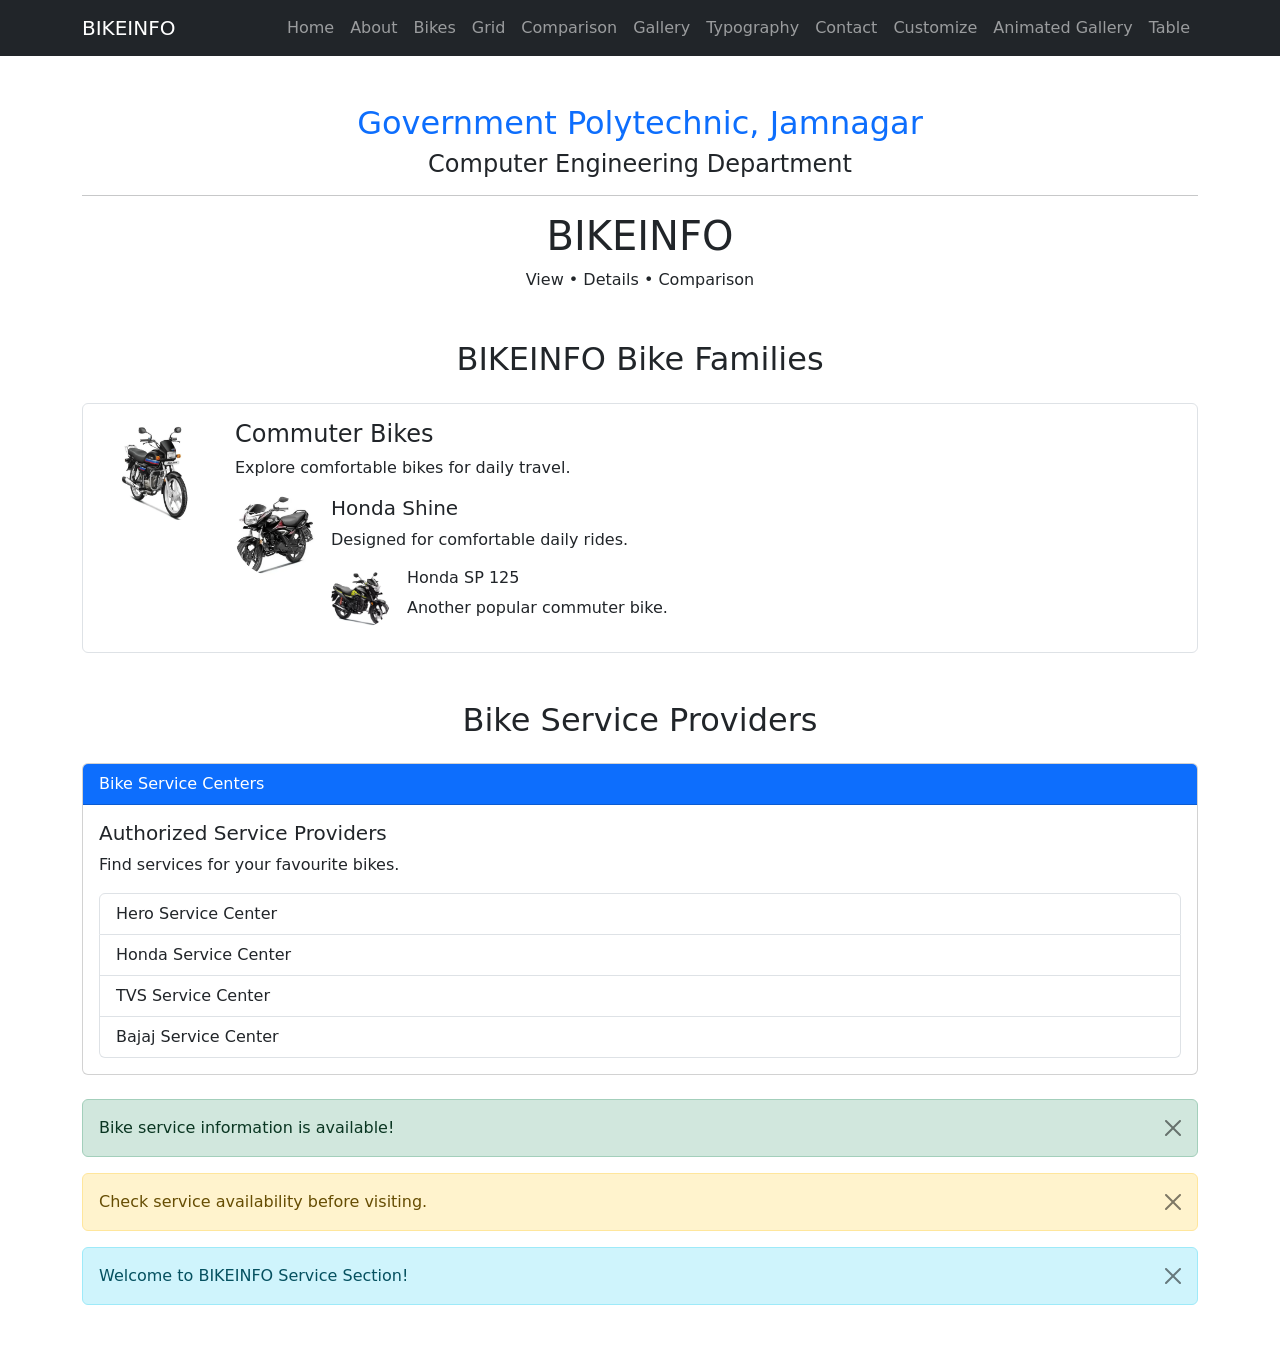
<file: about.html>
<!DOCTYPE html>
<html lang="en">
<head>
    <meta charset="UTF-8">
    <meta name="viewport" content="width=device-width, initial-scale=1">

    <title>About BIKEINFO</title>

    <link href="https://cdn.jsdelivr.net/npm/bootstrap@5.3.3/dist/css/bootstrap.min.css" rel="stylesheet">
    <style>
    body {
        opacity: 0;
        transition: opacity 0.5s ease;
    }

    body.loaded {
        opacity: 1;
    }
</style>
</head>

<body>
    <nav class="navbar navbar-expand-lg navbar-dark bg-dark">
    <div class="container">

        <a class="navbar-brand" href="index.html">
            BIKEINFO
        </a>
        <button class="navbar-toggler" type="button"
        data-bs-toggle="collapse"
        data-bs-target="#testNavbar"
        aria-controls="bikeNavbar"
        aria-expanded="false"
        aria-label="Toggle navigation">

    <span class="navbar-toggler-icon"></span>

</button>

        <div class="collapse navbar-collapse"id="testNavbar">
            <div class="navbar-nav ms-auto">
        
            <a class="nav-link" href="index.html">Home</a>
            <a class="nav-link" href="about.html">About</a>
            <a class="nav-link" href="bikes.html">Bikes</a>
            <a class="nav-link" href="grid.html">Grid</a>
            <a class="nav-link" href="compare.html">Comparison</a>
            <a class="nav-link" href="gallery.html">Gallery</a>
            <a class="nav-link" href="typography.html">Typography</a>
            <a class="nav-link" href="contact.html">Contact</a>
            <a class="nav-link" href="customize.html">Customize</a>
            <a class="nav-link" href="animated-gallery.html">Animated Gallery</a>
             <a class="nav-link" href="timetable.html">Table</a>
    
        </div>

    </div>
</nav>

    <div class="container text-center mt-5">

        <h2 class="text-primary">Government Polytechnic, Jamnagar</h2>

        <h4>Computer Engineering Department</h4>

        <hr>

        <h1>BIKEINFO</h1>

        <p>View • Details • Comparison</p>

    </div>
<div class="container mt-5 mb-5">

    <h2 class="text-center mb-4">BIKEINFO Bike Families</h2>

    <!-- Main Media Object -->
    <div class="d-flex align-items-start border p-3 rounded">

        <img src="images/bike1.png"
             class="rounded me-3"
             width="120" height="100"
             alt="Hero Splendor Plus">

        <div>
            <h4>Commuter Bikes</h4>
            <p>Explore comfortable bikes for daily travel.</p>

            <!-- Nested Media Object -->
            <div class="d-flex align-items-start mt-3">

                <img src="images/bike6.png"
                     class="rounded-circle me-3"
                     width="80" height="80"
                     alt="Honda Shine">

                <div>
                    <h5>Honda Shine</h5>
                    <p>Designed for comfortable daily rides.</p>

                    <!-- Further Nested Media -->
                    <div class="d-flex align-items-start mt-3">

                        <img src="images/bike5.png"
                             class="rounded-circle me-3"
                             width="60" height="60"
                             alt="Honda SP 125">

                        <div>
                            <h6>Honda SP 125</h6>
                            <p>Another popular commuter bike.</p>
                        </div>

                    </div>
                </div>

            </div>
        </div>
    </div>

</div>
<div class="container mt-5 mb-5">

    <h2 class="text-center mb-4">
        Bike Service Providers
    </h2>

    <!-- Panel using Bootstrap Card -->
    <div class="card mb-4">
        <div class="card-header bg-primary text-white">
            Bike Service Centers
        </div>

        <div class="card-body">
            <h5 class="card-title">Authorized Service Providers</h5>
            <p>Find services for your favourite bikes.</p>

            <!-- List Group -->
            <ul class="list-group">
                <li class="list-group-item">Hero Service Center</li>
                <li class="list-group-item">Honda Service Center</li>
                <li class="list-group-item">TVS Service Center</li>
                <li class="list-group-item">Bajaj Service Center</li>
            </ul>
        </div>
    </div>

    <!-- Alert Messages -->
    <div id="alert1" class="alert alert-success alert-dismissible fade show">
        Bike service information is available!
        <button type="button" class="btn-close"
                data-bs-dismiss="alert"></button>
    </div>

    <div class="alert alert-warning alert-dismissible fade show">
        Check service availability before visiting.
        <button type="button" class="btn-close"
                data-bs-dismiss="alert"></button>
    </div>

    <div class="alert alert-info alert-dismissible fade show">
        Welcome to BIKEINFO Service Section!
        <button type="button" class="btn-close"
                data-bs-dismiss="alert"
            onclick="showClosedMessage()"></button>
    </div>

    <!-- Message after closing alert -->
    <div id="closeMessage" class="alert alert-primary"
         style="display:none;">
        Alert has been closed successfully!
    </div>

</div>

<script>
function showClosedMessage(){
    document.getElementByld("closeMessage").style.display="block";
}
</script>
<script>
    window.addEventListener("load", function() {
        document.body.classList.add("loaded");
    });

    document.querySelectorAll("a").forEach(function(link) {
        link.addEventListener("click", function(event) {
            let url = link.getAttribute("href");

            if (url && url.endsWith(".html")) {
                event.preventDefault();

                document.body.style.opacity = "0";

                setTimeout(function() {
                    window.location.href = url;
                }, 500);
            }
        });
    });
</script>
<script src="https://cdn.jsdelivr.net/npm/bootstrap@5.3.3/dist/js/bootstrap.bundle.min.js"></script>

</body>
</html>
</file>
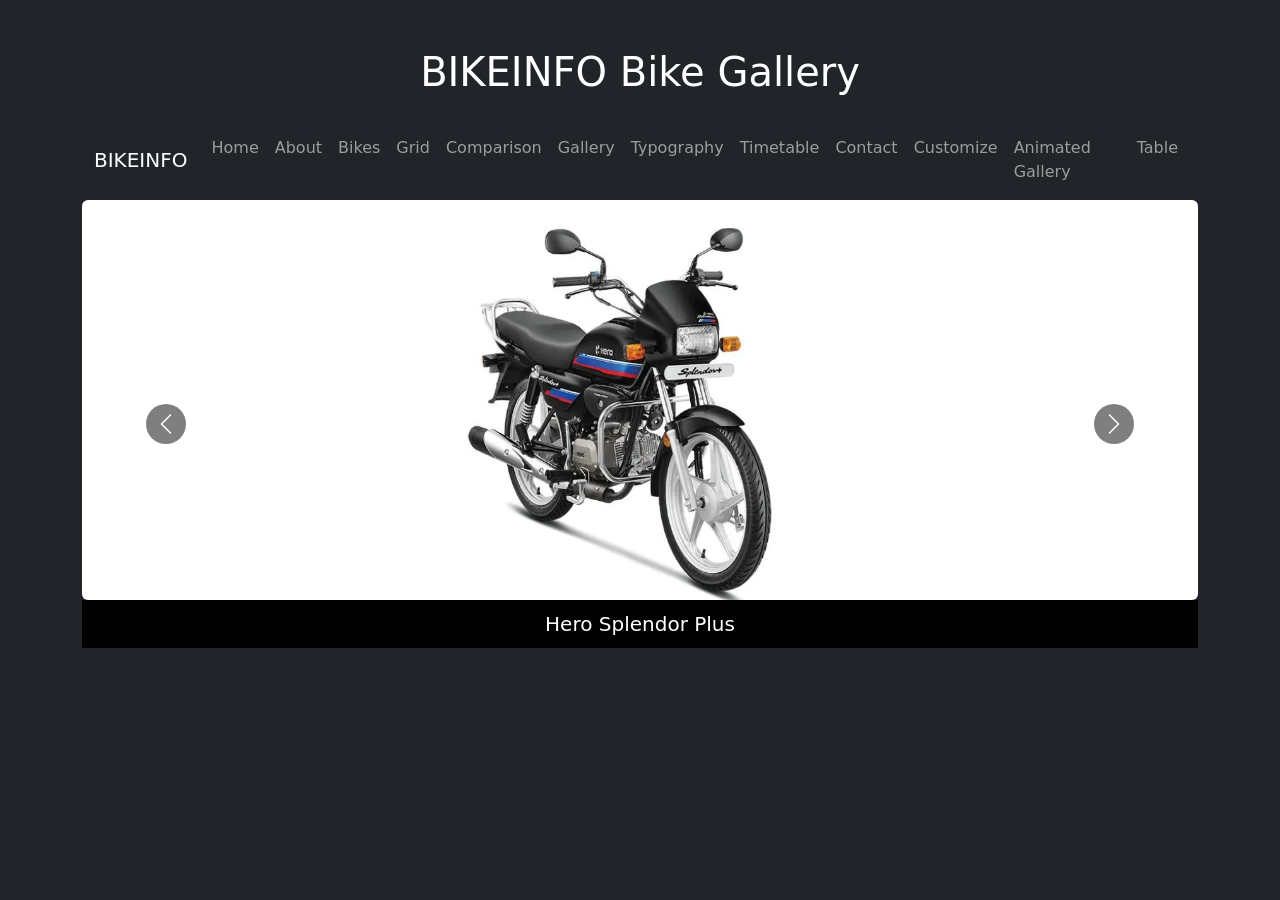
<file: animated-gallery.html>
<!DOCTYPE html>
<html lang="en">
<head>
    <meta charset="UTF-8">
    <meta name="viewport" content="width=device-width, initial-scale=1.0">
    <title>BIKEINFO - Animated Gallery</title>

    <link href="https://cdn.jsdelivr.net/npm/bootstrap@5.3.3/dist/css/bootstrap.min.css" rel="stylesheet">
<style>
.carousel-control-prev-icon,
.carousel-control-next-icon {
    background-color: black;
    border-radius: 50%;
    padding: 20px;
    background-size: 60%;
}
.carousel-item img {
    height: 400px;
    width: 100%;
    object-fit: contain;
    background-color: white;
}
.carousel-caption {
    position: static;
    background-color: black;
    padding: 12px;
}

.carousel-caption h5 {
    color: white;
    margin: 0;
}
</style>
</head>

<body class="bg-dark text-white">

<div class="container py-5">
    <h1 class="text-center mb-4">BIKEINFO Bike Gallery</h1>
    <nav class="navbar navbar-expand-lg navbar-dark bg-dark">
    <div class="container">

        <a class="navbar-brand" href="index.html">
            BIKEINFO
        </a>
        <button class="navbar-toggler" type="button"
        data-bs-toggle="collapse"
        data-bs-target="#bikeNavbar"
        aria-controls="bikeNavbar"
        aria-expanded="false"
        aria-label="Toggle navigation">

    <span class="navbar-toggler-icon"></span>

</button>

        <div class="collapse navbar-collapse"id="bikeNavbar">
            <div class="navbar-nav ms-auto">
        
            <a class="nav-link" href="index.html">Home</a>
            <a class="nav-link" href="about.html">About</a>
            <a class="nav-link" href="bikes.html">Bikes</a>
            <a class="nav-link" href="grid.html">Grid</a>
            <a class="nav-link" href="compare.html">Comparison</a>
            <a class="nav-link" href="gallery.html">Gallery</a>
            <a class="nav-link" href="typography.html">Typography</a>
            <a class="nav-link" href="timetable.html">Timetable</a>
            <a class="nav-link" href="contact.html">Contact</a>
            <a class="nav-link" href="customize.html">Customize</a>
            <a class="nav-link" href="animated-gallery.html">Animated Gallery</a>
             <a class="nav-link" href="timetable.html">Table</a>
    
        </div>

    </div>
</nav>

    <div id="bikeGallery" class="carousel slide">

        <div class="carousel-inner">

            <div class="carousel-item active">
                <img src="images/bike1.png" class="d-block w-100 rounded" alt="Hero Splendor Plus">
                <div class="carousel-caption">
                    <h5>Hero Splendor Plus</h5>
                </div>
            </div>

            <div class="carousel-item">
                <img src="images/bike2.png" class="d-block w-100 rounded" alt="Royal Enfield Classic 350">
                <div class="carousel-caption">
                    <h5>Royal Enfield Classic 350</h5>
                </div>
            </div>

            <div class="carousel-item">
                <img src="images/bike3.png" class="d-block w-100 rounded" alt="Honda Activa">
                <div class="carousel-caption">
                    <h5>Honda Activa</h5>
                </div>
            </div>

            <div class="carousel-item">
                <img src="images/bike4.png" class="d-block w-100 rounded" alt="Suzuki Access 125">
                <div class="carousel-caption">
                    <h5>Suzuki Access 125</h5>
                </div>
            </div>

            <div class="carousel-item">
                <img src="images/bike5.png" class="d-block w-100 rounded" alt="Honda SP 125">
                <div class="carousel-caption">
                    <h5>Honda SP 125</h5>
                </div>
            </div>

            <div class="carousel-item">
                <img src="images/bike6.png" class="d-block w-100 rounded" alt="Honda Shine 125">
                <div class="carousel-caption">
                    <h5>Honda Shine 125</h5>
                </div>
            </div>

            <div class="carousel-item">
                <img src="images/bike7.png" class="d-block w-100 rounded" alt="Yamaha MT-15 V2">
                <div class="carousel-caption">
                    <h5>Yamaha MT-15 V2</h5>
                </div>
            </div>

        </div>

        <button class="carousel-control-prev" type="button" data-bs-target="#bikeGallery" data-bs-slide="prev">
            <span class="carousel-control-prev-icon"></span>
        </button>

        <button class="carousel-control-next" type="button" data-bs-target="#bikeGallery" data-bs-slide="next">
            <span class="carousel-control-next-icon"></span>
        </button>

    </div>
</div>

<script src="https://cdn.jsdelivr.net/npm/bootstrap@5.3.3/dist/js/bootstrap.bundle.min.js"></script>

</body>
</html>
</file>
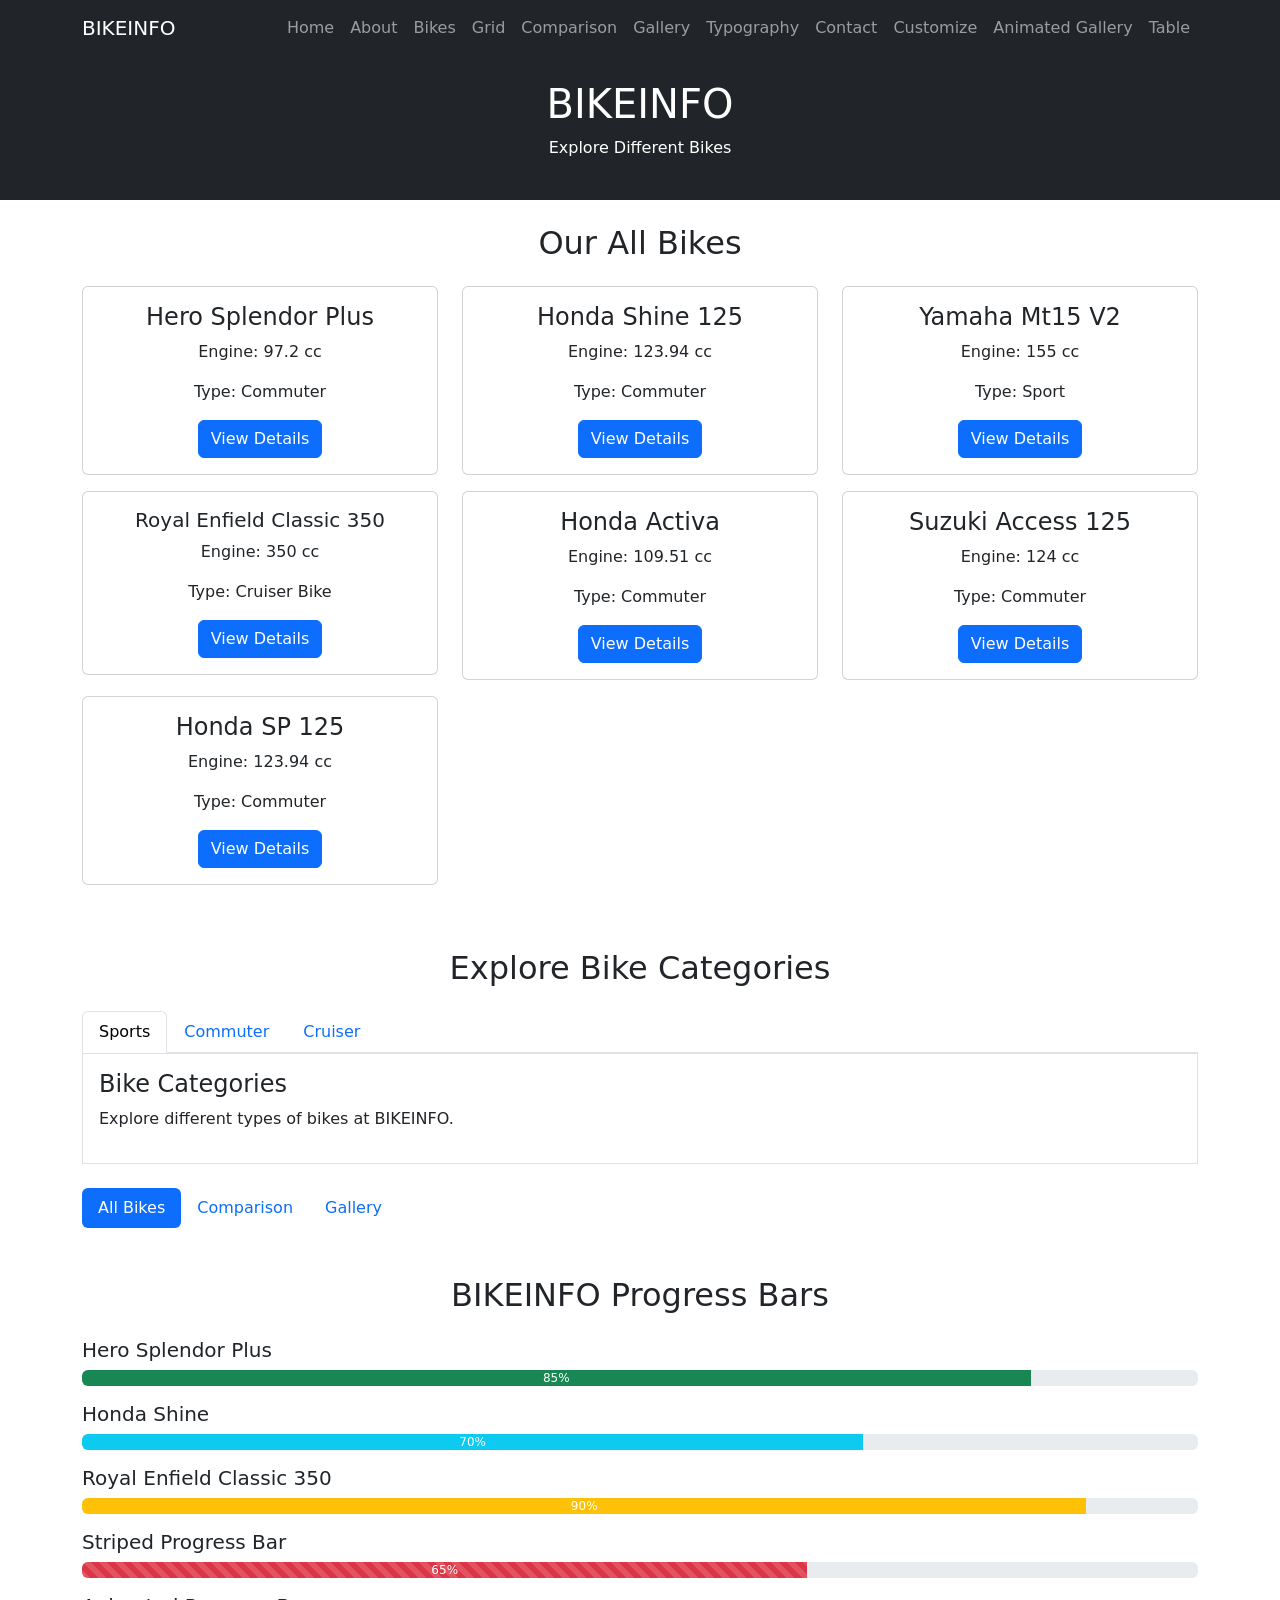
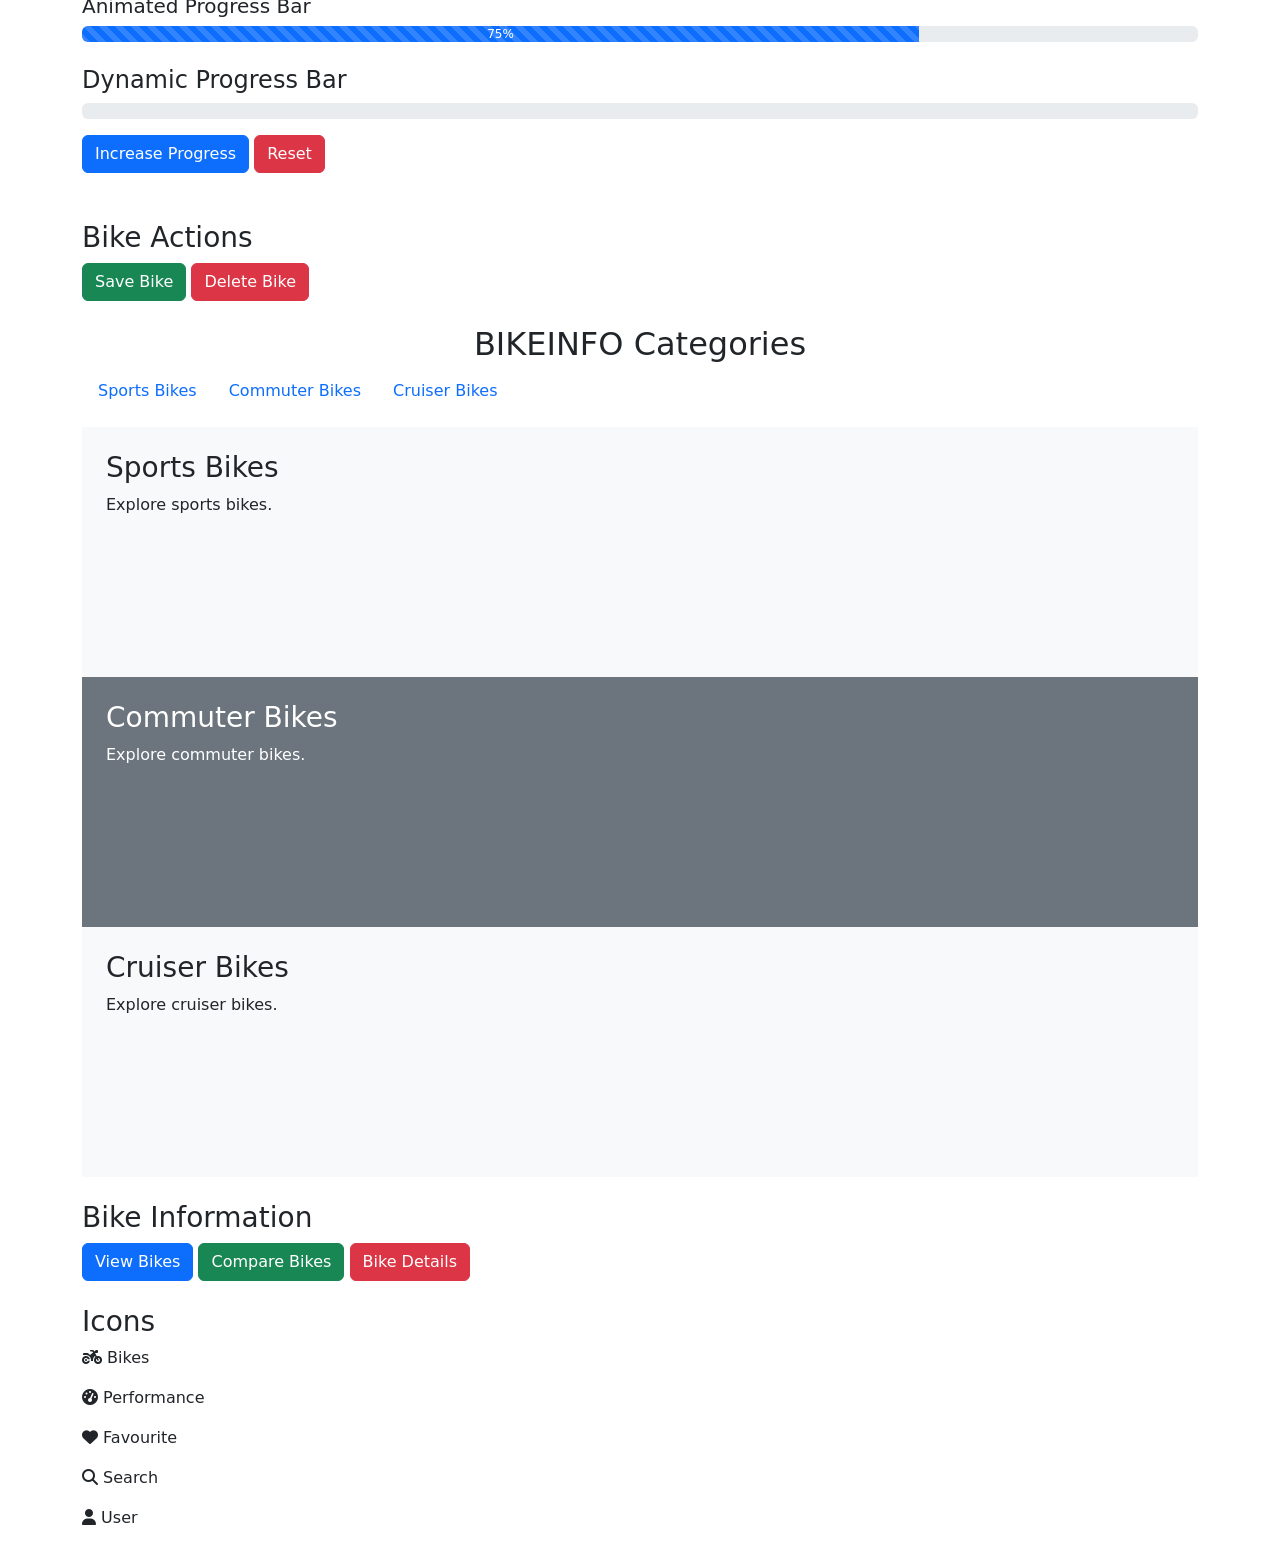
<file: bikes.html>
<!DOCTYPE html>
<html lang="en">
<head>
    <meta charset="UTF-8">
    <meta name="viewport" content="width=device-width, initial-scale=1">

    <title>BIKEINFO - Bikes</title>

    <link href="https://cdn.jsdelivr.net/npm/bootstrap@5.3.3/dist/css/bootstrap.min.css" rel="stylesheet">
<link rel="stylesheet"
href="https://cdnjs.cloudflare.com/ajax/libs/font-awesome/6.5.2/css/all.min.css">
</head>

<body data-bs-spy="scroll"
      data-bs-target="#bikeScrollspy"
      data-bs-offset="70"
      tabindex="0"
      style="position: relative;">

    <nav class="navbar navbar-expand-lg navbar-dark bg-dark">
    <div class="container">

        <a class="navbar-brand" href="index.html">
            BIKEINFO
        </a>
        <button class="navbar-toggler" type="button"
        data-bs-toggle="collapse"
        data-bs-target="#bikeNavbar"
        aria-controls="bikeNavbar"
        aria-expanded="false"
        aria-label="Toggle navigation">

    <span class="navbar-toggler-icon"></span>

</button>

        <div class="collapse navbar-collapse"id="bikeNavbar">
            <div class="navbar-nav ms-auto">
            <a class="nav-link" href="index.html">Home</a>
            <a class="nav-link" href="about.html">About</a>
            <a class="nav-link" href="bikes.html">Bikes</a>
            <a class="nav-link" href="grid.html">Grid</a>
            <a class="nav-link" href="compare.html">Comparison</a>
            <a class="nav-link" href="gallery.html">Gallery</a>
            <a class="nav-link" href="typography.html">Typography</a>
            <a class="nav-link" href="contact.html">Contact</a>
            <a class="nav-link" href="customize.html">Customize</a>
            <a class="nav-link" href="animated-gallery.html">Animated Gallery</a>
             <a class="nav-link" href="timetable.html">Table</a>
    
        </div>

    </div>
</nav>
    <div class="container-fluid bg-dark text-white text-center p-4">
        <h1>BIKEINFO</h1>
        <p>Explore Different Bikes</p>
    </div>

    <div class="container mt-4">

        <h2 class="text-center mb-4">Our All Bikes</h2>

        <div class="row">

            <div class="col-md-4 mb-3 bike-card"data-type="Commuter">
                <div class="card">
                    <div class="card-body text-center">
                        <h4>Hero Splendor Plus</h4>
                        <p>Engine: 97.2 cc</p>
                        <p>Type: Commuter</p>
                        <button class="btn btn-primary"onclick="showDetails('splendor')">View Details</button>
                    </div>
                </div>
            </div>

            <div class="col-md-4 mb-3 bike-card"data-type="Commuter">
                <div class="card">
                    <div class="card-body text-center">
                        <h4>Honda Shine 125</h4>
                        <p>Engine: 123.94 cc</p>
                        <p>Type: Commuter</p>
                        <button class="btn btn-primary"onclick="showDetails('shine')">View Details</button>
                    </div>
                </div>
            </div>

            <div class="col-md-4 mb-3 bike-card"data-type="Sports">
                <div class="card">
                    <div class="card-body text-center">
                        <h4>Yamaha Mt15 V2</h4>
                        <p>Engine: 155 cc</p>
                        <p>Type: Sport </p>
                        <button class="btn btn-primary"onclick="showDetails('mt15')">View Details</button>
                    </div>
                </div>
            </div>
            <div class="col-md-4 mb-3 bike-card"data-type="Cruiser">
    <div class="card">
        <div class="card-body text-center">
            <h5 class="card-title">Royal Enfield Classic 350</h5>
            <p class="card-text">Engine: 350 cc</p>
            <p class="card-text">Type: Cruiser Bike</p>
            <button class="btn btn-primary"onclick="showDetails('classic')">View Details</button>
                    
        </div>
    </div>
</div>
<div class="col-md-4 mb-3 bike-card"data-type="Commuter">
                <div class="card">
                    <div class="card-body text-center">
                        <h4>Honda Activa</h4>
                        <p>Engine: 109.51 cc</p>
                        <p>Type: Commuter</p>
                        <button class="btn btn-primary"onclick="showDetails('activa')">View Details</button>
                    </div>
                </div>
            </div>

            <div class="col-md-4 mb-3 bike-card"data-type="Commuter">

                <div class="card">
                    <div class="card-body text-center">
                        <h4>Suzuki Access 125</h4>
                        <p>Engine: 124 cc</p>
                        <p>Type: Commuter</p>
                        <button class="btn btn-primary"onclick="showDetails('access')">View Details</button>
                    </div>
                </div>
            </div>

            <div class="col-md-4 mb-3 bike-card"data-type="Commuter">
                <div class="card">
                    <div class="card-body text-center">
                        <h4>Honda SP 125</h4>
                        <p>Engine: 123.94 cc</p>
                        <p>Type: Commuter</p>
                        <button class="btn btn-primary"onclick="showDetails('shine')">View Details</button>
                    </div>
                </div>
            </div>


        </div>
    </div>

    <script src="https://cdn.jsdelivr.net/npm/bootstrap@5.3.3/dist/js/bootstrap.bundle.min.js"></script>
<div class="container mt-5 mb-5">

    <h2 class="text-center">Explore Bike Categories</h2>

    <!-- Navigation Tabs -->
    <ul class="nav nav-tabs mt-4">
        <li class="nav-item">
            <a class="nav-link active" href="#sports">Sports</a>
        </li>
        <li class="nav-item">
            <a class="nav-link" href="#commuter">Commuter</a>
        </li>
        <li class="nav-item">
            <a class="nav-link" href="#cruiser">Cruiser</a>
        </li>
    </ul>

    <div class="border p-3">
        <h4>Bike Categories</h4>
        <p>Explore different types of bikes at BIKEINFO.</p>
    </div>

    <!-- Navigation Pills -->
    <ul class="nav nav-pills mt-4">
        <li class="nav-item">
            <a class="nav-link active" href="bikes.html">All Bikes</a>
        </li>
        <li class="nav-item">
            <a class="nav-link" href="timetable.html">Comparison</a>
        </li>
        <li class="nav-item">
            <a class="nav-link" href="gallery.html">Gallery</a>
        </li>
    </ul>

</div>
<div class="container mt-5 mb-5">

    <h2 class="text-center mb-4">
        BIKEINFO Progress Bars
    </h2>

    <!-- A and B: Progress Bars with Labels -->

    <h5>Hero Splendor Plus</h5>
    <div class="progress mb-3">
        <div class="progress-bar bg-success"
             style="width: 85%">85%</div>
    </div>

    <h5>Honda Shine</h5>
    <div class="progress mb-3">
        <div class="progress-bar bg-info"
             style="width: 70%">70%</div>
    </div>
    <h5>Royal Enfield Classic 350 </h5>
    <div class="progress mb-3">
        <div class="progress-bar bg-warning"
             style="width: 90%">90%</div>
    </div>

    <!-- C: Striped and Animated Progress Bars -->

    <h5>Striped Progress Bar</h5>
    <div class="progress mb-3">
        <div class="progress-bar progress-bar-striped bg-danger"
             style="width: 65%">65%</div>
    </div>

    <h5>Animated Progress Bar</h5>
    <div class="progress mb-3">
        <div class="progress-bar progress-bar-striped
                    progress-bar-animated bg-primary"
             style="width: 75%">75%</div>
    </div>

    <!-- D: Dynamic Progress Bar -->

    <h4 class="mt-4">Dynamic Progress Bar</h4>

    <div class="progress mb-3">
        <div id="dynamicBar"
             class="progress-bar bg-success"
             style="width: 0%">0%</div>
    </div>

    <button class="btn btn-primary"
            onclick="increaseProgress()">
        Increase Progress
    </button>

    <button class="btn btn-danger"
            onclick="resetProgress()">
        Reset
    </button>

</div>

<script>
    let progress = 0;

    function increaseProgress() {
        if (progress < 100) {
            progress += 10;
        }

        document.getElementById("dynamicBar").style.width =
            progress + "%";

        document.getElementById("dynamicBar").innerHTML =
            progress + "%";
    }

    function resetProgress() {
        progress = 0;

        document.getElementById("dynamicBar").style.width =
            "0%";

        document.getElementById("dynamicBar").innerHTML =
            "0%";
    }
</script>
<div class="container mt-4">
  <h3>Bike Actions</h3>

  <button class="btn btn-success" data-bs-toggle="modal"
    data-bs-target="#saveModal">
    Save Bike
  </button>

  <button class="btn btn-danger" data-bs-toggle="modal"
    data-bs-target="#deleteModal">
    Delete Bike
  </button>
</div>

<!-- Save Modal -->
<div class="modal fade" id="saveModal">
  <div class="modal-dialog">
    <div class="modal-content">
      <div class="modal-header">
        <h5>Save Confirmation</h5>
        <button class="btn-close" data-bs-dismiss="modal"></button>
      </div>
      <div class="modal-body">
        Are you sure you want to save this bike?
      </div>
      <div class="modal-footer">
        <button class="btn btn-secondary" data-bs-dismiss="modal">
          Cancel
        </button>
        <button class="btn btn-success" data-bs-dismiss="modal">
          Yes, Save
        </button>
      </div>
    </div>
  </div>
</div>

<!-- Delete Modal -->
<div class="modal fade" id="deleteModal">
  <div class="modal-dialog">
    <div class="modal-content">
      <div class="modal-header">
        <h5>Delete Confirmation</h5>
        <button class="btn-close" data-bs-dismiss="modal"></button>
      </div>
      <div class="modal-body">
        Are you sure you want to delete this bike?
      </div>
      <div class="modal-footer">
        <button class="btn btn-secondary" data-bs-dismiss="modal">
          Cancel
        </button>
        <button class="btn btn-danger" data-bs-dismiss="modal">
          Yes, Delete
        </button>
      </div>
    </div>
  </div>
</div>

<div class="container mt-4">

  <h2 class="text-center">BIKEINFO Categories</h2>

  <nav id="bikeScrollspy" class="nav nav-pills mb-3">
    <a class="nav-link" href="#sports">Sports Bikes</a>
    <a class="nav-link" href="#commuter">Commuter Bikes</a>
    <a class="nav-link" href="#cruiser">Cruiser Bikes</a>
  </nav>

  <div id="sports" class="p-4 bg-light" style="height:250px;">
    <h3>Sports Bikes</h3>
    <p>Explore sports bikes.</p>
  </div>

  <div id="commuter" class="p-4 bg-secondary text-white"
       style="height:250px;">
    <h3>Commuter Bikes</h3>
    <p>Explore commuter bikes.</p>
  </div>

  <div id="cruiser" class="p-4 bg-light"
       style="height:250px;">
    <h3>Cruiser Bikes</h3>
    <p>Explore cruiser bikes.</p>
  </div>

</div>
<div class="container mt-4">
  <h3>Bike Information</h3>

  <button class="btn btn-primary"
          data-bs-toggle="tooltip"
          title="Explore all available bikes"
          onclick="window.location.href='./bikes.html'">
    View Bikes
  </button>

  <button type="button" class="btn btn-success"
            data-bs-toggle="tooltip"
              title="compare bikes"
               onclick="window.location.href='./compare.html'">
    Compare Bikes
  </button>

  <button class="btn btn-danger"
          data-bs-toggle="tooltip"
          title="See bike details"
          onclick="window.location.href='./bikes.html'">
    Bike Details
  </button>
</div>

<script>
var tooltipTriggerList =
  [].slice.call(document.querySelectorAll('[data-bs-toggle="tooltip"]'));

tooltipTriggerList.map(function (tooltipTriggerEl) {
  return new bootstrap.Tooltip(tooltipTriggerEl);
});
</script>
<div class="container mt-4">
  <h3> Icons</h3>

  <p><i class="fa-solid fa-motorcycle"></i> Bikes</p>

  <p><i class="fa-solid fa-gauge-high"></i> Performance</p>

  <p><i class="fa-solid fa-heart"></i> Favourite</p>

  <p><i class="fa-solid fa-magnifying-glass"></i> Search</p>

  <p><i class="fa-solid fa-user"></i> User</p>
</div>
<script>
function filterBikes(type) {
    let bikes = document.querySelectorAll(".bike-card");

    bikes.forEach(function(bike) {
        if (bike.dataset.type === type) {
            bike.style.display = "block";
        } else {
            bike.style.display = "none";
        }
    });
}
</script>
<script>
function filterBikes(type) {
    document.querySelectorAll(".bike-card").forEach(function(bike) {
        bike.style.display =
            bike.dataset.type === type ? "" : "none";
    });
}

const params = new URLSearchParams(window.location.search);
const selectedType = params.get("type");
const searchTerm = (params.get("search") || "").toLowerCase();

document.querySelectorAll(".bike-card").forEach(function(bike) {

    const matchesType =
        !selectedType || bike.dataset.type === selectedType;

    const matchesSearch =
        !searchTerm || bike.textContent.toLowerCase().includes(searchTerm);

    bike.style.display =
        matchesType && matchesSearch ? "" : "none";
});
</script>
<div class="modal fade" id="bikeModal" tabindex="-1">
    <div class="modal-dialog modal-dialog-centered">
        <div class="modal-content">
            <div class="modal-header">
                <h5 class="modal-title">Hero Splendor Plus - Details</h5>
                <button type="button" class="btn-close"
                    data-bs-dismiss="modal"></button>
            </div>

            <div class="modal-body">
                <p><b>Engine Capacity:</b> 97.2 cc</p>
                <p><b>Engine Type:</b> Air-cooled, 4-stroke</p>
                <p><b>Maximum Power:</b> 5.9 kW</p>
                <p><b>Maximum Torque:</b> 8.05 Nm</p>
                <p><b>Transmission:</b> 4-speed</p>
                <p><b>Fuel Tank:</b> 9.8 L</p>
                <p><b>Weight:</b> 112 kg</p>
                <p><b>Brakes:</b> Drum</p>
                <p><b>ABS:</b> No</p>
                <p><strong>Ex-showroom Price:</strong> ₹77,813</p>
<p><strong>On-road Price:</strong>₹90,348 </p>
            </div>
        </div>
    </div>
</div>
<div class="modal fade" id="bikeDetailsModal" tabindex="-1">
    <div class="modal-dialog modal-dialog-centered modal-dialog-scrollable">
        <div class="modal-content">

            <div class="modal-header">
                <h5 class="modal-title" id="bikeTitle">Bike Details</h5>
                <button type="button" class="btn-close"
                    data-bs-dismiss="modal"></button>
            </div>

            <div class="modal-body" id="bikeDetails">
            </div>

        </div>
    </div>
</div>
<script>
function showDetails(bike) {
    if (bike === 'splendor') {
        let modal = new bootstrap.Modal(
            document.getElementById('bikeModal')
        );
        modal.show();
    }
}
const bikeSpecifications = {
    splendor: {
        name: "Hero Splendor Plus",
        details: [
            "Engine Capacity: 97.2 cc",
            "Engine Type: Air-cooled, 4-stroke",
            "Maximum Power: 5.9 kW",
            "Maximum Torque: 8.05 Nm",
            "Transmission: 4-speed",
            "Fuel Tank: 9.8 L",
            "Weight: 112 kg",
            "Brakes: Drum",
            "ABS: No",
            "Ex-showroom Price: ₹77,813",
            "On-road Price: ₹90,348"
        ]
    },

    classic: {
        name: "Royal Enfield Classic 350",
        details: [
            "Engine Capacity: 350 cc",
            "Engine Type: Air-oil cooled, single-cylinder",
            "Maximum Power: 20.2 bhp",
            "Maximum Torque: 27 Nm",
            "Transmission: 5-speed",
            "Fuel Tank: 13 L",
            "Weight: 195 kg",
            "Brakes: Disc",
            "ABS: Dual-channel",
             "Ex-showroom Price: ₹1,88,934",
            "On-road Price: ₹2,04,000"
        ]
    },

    activa: {
        name: "Honda Activa",
        details: [
            "Engine Capacity: 109.51 cc",
            "Engine Type: Air-cooled, 4-stroke",
            "Maximum Power: 7.99 PS",
            "Transmission: Automatic (CVT)",
            "Fuel Tank: 5.3 L",
            "Weight: 106 kg",
            "Brakes: Drum",
            "ABS: No",
            "Ex-showroom Price: ₹76,083",
" On-road Price: ₹98,864"
        ]
    },

    access: {
        name: "Suzuki Access 125",
        details: [
            "Engine Capacity: 124 cc",
            "Engine Type: Air-cooled, 4-stroke",
            "Maximum Power: 8.4 PS",
            "Maximum Torque: 10.2 Nm",
            "Transmission: Automatic (CVT)",
            "Fuel Tank: 5.3 L",
            "Weight: 103 kg",
            "Brakes: Drum / Disc (variant dependent)",
            "ABS: No",
            "Ex-showroom Price: ₹83,086",
"On-road Price: ₹1,03,479"
        ]
    },

    sp125: {
        name: "Honda SP 125",
        details: [
            "Engine Capacity: 123.94 cc",
            "Engine Type: Air-cooled, 4-stroke",
            "Maximum Power: 10.9 PS",
            "Maximum Torque: 10.9 Nm",
            "Transmission: 5-speed",
            "Fuel Tank: 11.2 L",
            "Weight: 116 kg",
            "Brakes: Drum / Disc (variant dependent)",
            "ABS: No",
            "Ex-showroom Price: ₹89,279",
" On-road Price: ₹97,195"
        ]
    },

    shine: {
        name: "Honda Shine 125",
        details: [
            "Engine Capacity: 123.94 cc",
            "Engine Type: Air-cooled, 4-stroke",
            "Maximum Power: 10.5 PS",
            "Maximum Torque: 11 Nm",
            "Transmission: 5-speed",
            "Fuel Tank: 10.5 L",
            "Weight: 113 kg",
            "Brakes: Drum / Disc (variant dependent)",
            "ABS: No",
            "Ex-showroom Price: ₹83,422",
" On-road Price: ₹97,288"
        ]
    },

    mt15: {
        name: "Yamaha MT-15 V2",
        details: [
            "Engine Capacity: 155 cc",
            "Engine Type: Liquid-cooled, 4-valve",
            "Maximum Power: 18.4 PS",
            "Maximum Torque: 14.1 Nm",
            "Transmission: 6-speed",
            "Fuel Tank: 10 L",
            "Weight: 141 kg",
            "Brakes: Disc",
            "ABS: Dual-channel",
            "Ex-showroom Price: ₹1,65,610",
" On-road Price: ₹1,90,333"
        ]
    }
};

function showDetails(bike) {
    const selectedBike = bikeSpecifications[bike];

    if (!selectedBike) return;

    document.getElementById("bikeTitle").textContent =
        selectedBike.name;

    document.getElementById("bikeDetails").innerHTML =
        selectedBike.details.map(detail =>
            `<p class="mb-2">${detail}</p>`
        ).join("");

    const modal = new bootstrap.Modal(
        document.getElementById("bikeDetailsModal")
    );

    modal.show();
}
</script>
</body>
</html>
</file>
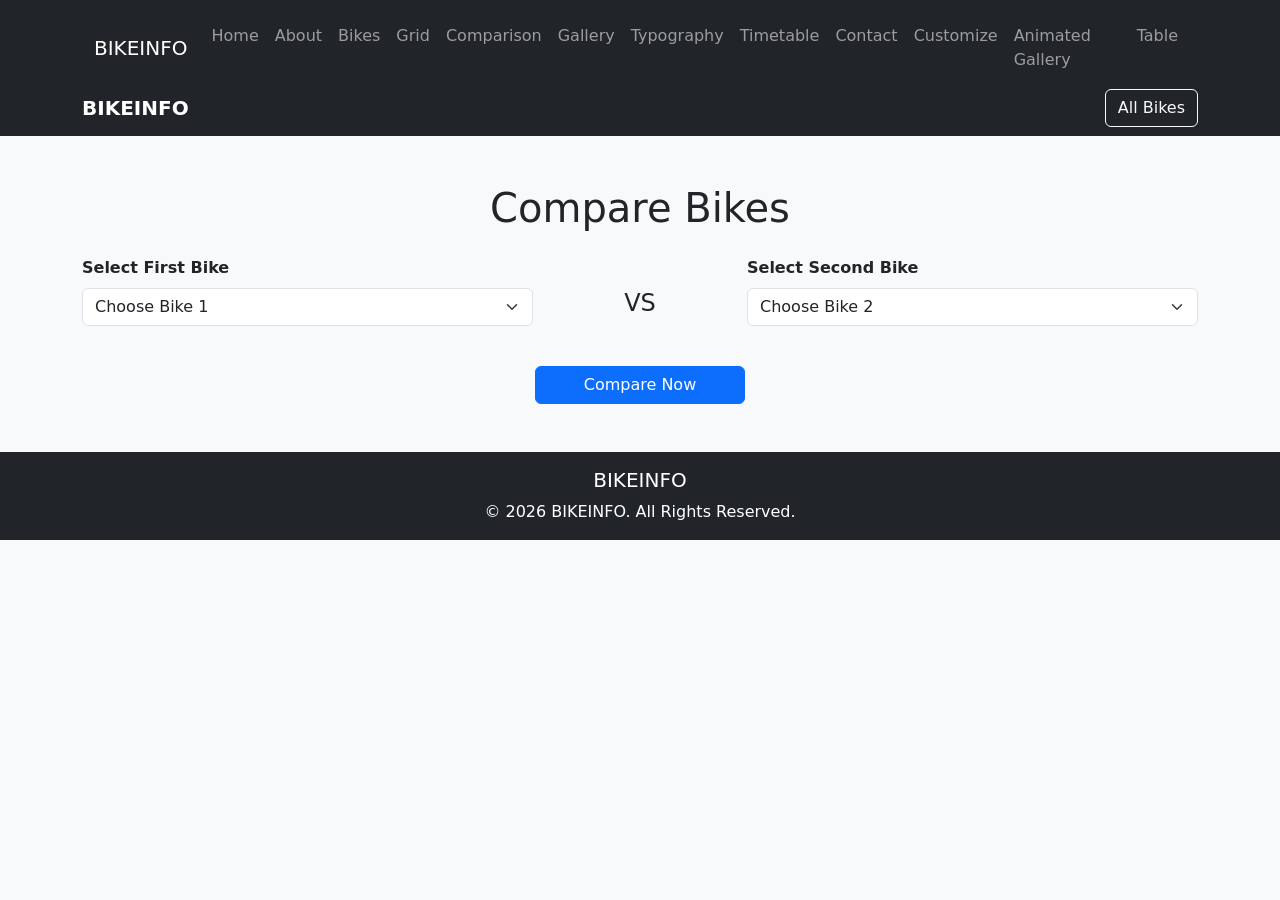
<file: compare.html>
<!DOCTYPE html>
<html lang="en">
<head>
    <meta charset="UTF-8">
    <meta name="viewport" content="width=device-width, initial-scale=1.0">
    <title>Compare Bikes - BIKEINFO</title>

    <link href="https://cdn.jsdelivr.net/npm/bootstrap@5.3.3/dist/css/bootstrap.min.css" rel="stylesheet">
</head>

<body class="bg-light">

<nav class="navbar navbar-dark bg-dark">
    <div class="container">
        <nav class="navbar navbar-expand-lg navbar-dark bg-dark">
    <div class="container">

        <a class="navbar-brand" href="index.html">
            BIKEINFO
        </a>
        <button class="navbar-toggler" type="button"
        data-bs-toggle="collapse"
        data-bs-target="#bikeNavbar"
        aria-controls="bikeNavbar"
        aria-expanded="false"
        aria-label="Toggle navigation">

    <span class="navbar-toggler-icon"></span>

</button>

        <div class="collapse navbar-collapse"id="bikeNavbar">
            <div class="navbar-nav ms-auto">
            <a class="nav-link" href="index.html">Home</a>
            <a class="nav-link" href="about.html">About</a>
            <a class="nav-link" href="bikes.html">Bikes</a>
            <a class="nav-link" href="grid.html">Grid</a>
            <a class="nav-link" href="compare.html">Comparison</a>
            <a class="nav-link" href="gallery.html">Gallery</a>
            <a class="nav-link" href="typography.html">Typography</a>
            <a class="nav-link" href="timetable.html">Timetable</a>
            <a class="nav-link" href="contact.html">Contact</a>
            <a class="nav-link" href="customize.html">Customize</a>
            <a class="nav-link" href="animated-gallery.html">Animated Gallery</a>
             <a class="nav-link" href="timetable.html">Table</a>
    
        </div>

    </div>
</nav>
        <a class="navbar-brand fw-bold" href="index.html">BIKEINFO</a>
        <a href="bikes.html" class="btn btn-outline-light">All Bikes</a>
    </div>
</nav>

<div class="container my-5">

    <h1 class="text-center mb-4">Compare Bikes</h1>

    <div class="row mb-4">

        <div class="col-md-5 mb-3">
            <label class="form-label fw-bold">Select First Bike</label>
            <select id="bike1" class="form-select">
                <option value="">Choose Bike 1</option>
            </select>
        </div>

        <div class="col-md-2 text-center d-flex align-items-end justify-content-center mb-3">
            <h4>VS</h4>
        </div>

        <div class="col-md-5 mb-3">
            <label class="form-label fw-bold">Select Second Bike</label>
            <select id="bike2" class="form-select">
                <option value="">Choose Bike 2</option>
            </select>
        </div>

    </div>

    <div class="text-center mb-4">
        <button class="btn btn-primary px-5" onclick="compareBikes()">
            Compare Now
        </button>
    </div>

    <div id="comparison"></div>

</div>

<footer class="bg-dark text-white text-center p-3 mt-5">
    <h5>BIKEINFO</h5>
    <p class="mb-0">© 2026 BIKEINFO. All Rights Reserved.</p>
</footer>

<script src="https://cdn.jsdelivr.net/npm/bootstrap@5.3.3/dist/js/bootstrap.bundle.min.js"></script>

<script>
    const bikes = {
    splendor: {
        name: "Hero Splendor Plus",
        specs: ["97.2 cc", "Air-cooled, 4-stroke", "5.9 kW", "8.05 Nm", "4-speed", "9.8 L", "112 kg", "Drum", "No", "₹77,813", "₹84,830 - ₹90,348"]
    },

    classic: {
        name: "Royal Enfield Classic 350",
        specs: ["349 cc", "Air-oil cooled, single-cylinder", "20.2 bhp", "27 Nm", "5-speed", "13 L", "195 kg", "Disc", "Dual-channel", "₹1,88,934", "₹2,04,000 onwards"]
    },

    activa: {
        name: "Honda Activa",
        specs: ["109.51 cc", "Air-cooled, 4-stroke", "7.99 PS", "9.05 Nm", "Automatic (CVT)", "5.3 L", "106 kg", "Drum", "No", "₹76,083", "₹82,875 - ₹98,864"]
    },

    access: {
        name: "Suzuki Access 125",
        specs: ["124 cc", "Air-cooled, 4-stroke", "8.4 PS", "10.2 Nm", "Automatic (CVT)", "5.3 L", "103 kg", "Drum / Disc (variant dependent)", "No", "₹83,086", "₹88,924 - ₹1,03,479"]
    },

    sp125: {
        name: "Honda SP 125",
        specs: ["123.94 cc", "Air-cooled, 4-stroke", "10.9 PS", "10.9 Nm", "5-speed", "11.2 L", "116 kg", "Drum / Disc (variant dependent)", "No", "₹89,279", "₹97,195 onwards"]
    },

    shine: {
        name: "Honda Shine 125",
        specs: ["123.94 cc", "Air-cooled, 4-stroke", "10.5 PS", "11 Nm", "5-speed", "10.5 L", "113 kg", "Drum / Disc (variant dependent)", "No", "₹83,422", "₹97,288 onwards"]
    },

    mt15: {
        name: "Yamaha MT-15 V2",
        specs: ["155 cc", "Liquid-cooled, 4-valve", "18.4 PS", "14.1 Nm", "6-speed", "10 L", "141 kg", "Disc", "Dual-channel", "₹1,65,610", "₹1,90,333 onwards"]
    }
};
const labels = [
    "Engine Capacity",
    "Engine Type",
    "Maximum Power",
    "Maximum Torque",
    "Transmission",
    "Fuel Tank",
    "Weight",
    "Brakes",
    "ABS",
    "Ex-Showroom Price",
    "On-Road Price"
];

const bike1 = document.getElementById("bike1");
const bike2 = document.getElementById("bike2");

for (let key in bikes) {
    bike1.innerHTML += `<option value="${key}">${bikes[key].name}</option>`;
    bike2.innerHTML += `<option value="${key}">${bikes[key].name}</option>`;
}

function compareBikes() {

    const first = bike1.value;
    const second = bike2.value;

    if (first === "" || second === "") {
        alert("Please select both bikes!");
        return;
    }

    if (first === second) {
        alert("Please select two different bikes!");
        return;
    }

    let output = `
        <h3 class="text-center mb-3">Comparison Result</h3>

        <div class="table-responsive">
        <table class="table table-bordered table-striped text-center bg-white">

            <thead class="table-dark">
                <tr>
                    <th>Specifications</th>
                    <th>${bikes[first].name}</th>
                    <th>${bikes[second].name}</th>
                </tr>
            </thead>

            <tbody>
    `;

    for (let i = 0; i < labels.length; i++) {
        output += `
            <tr>
                <th>${labels[i]}</th>
                <td>${bikes[first].specs[i]}</td>
                <td>${bikes[second].specs[i]}</td>
            </tr>
        `;
    }

    output += `
            </tbody>
        </table>
        </div>
    `;

    document.getElementById("comparison").innerHTML = output;
}

</script>

</body>
</html>
</file>
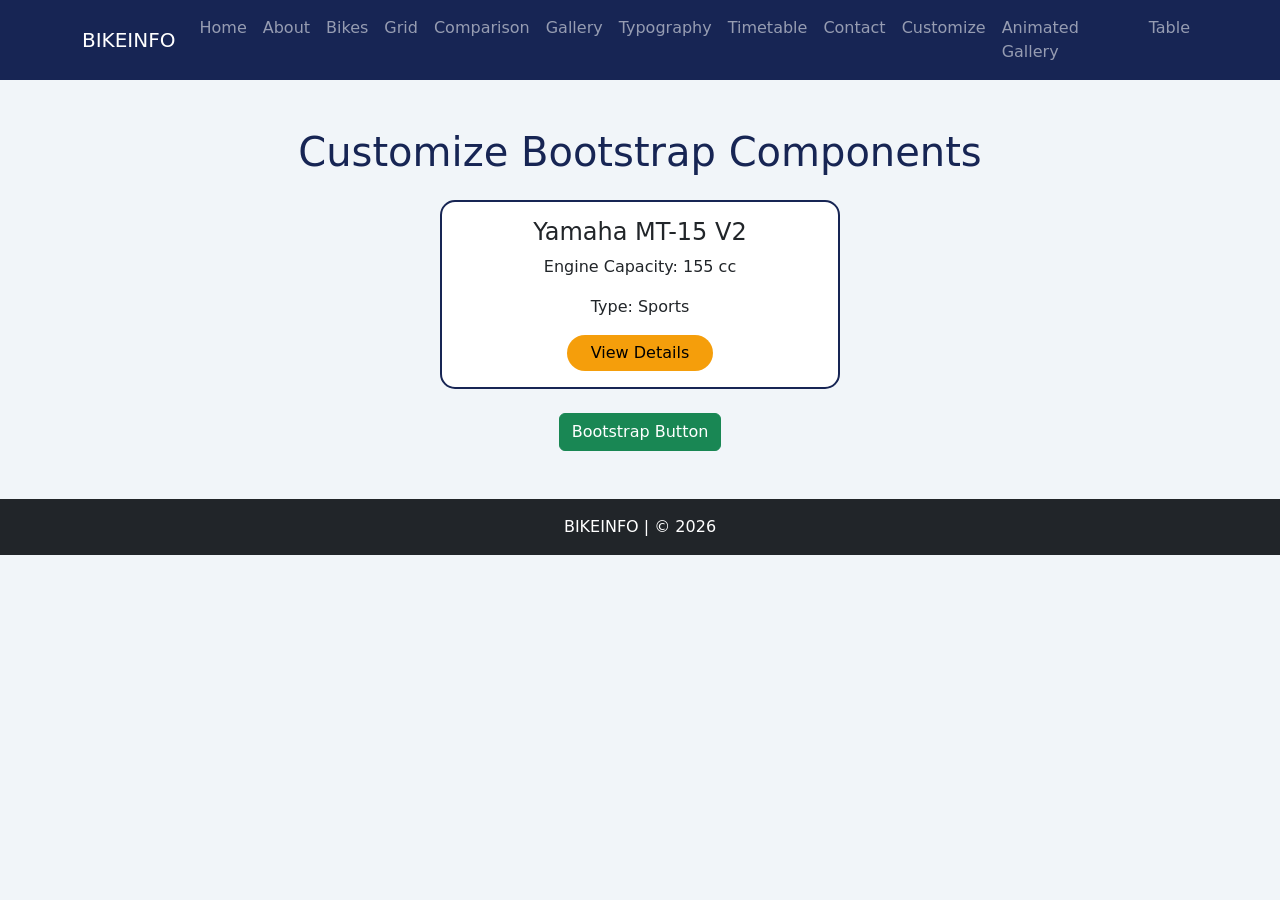
<file: customize.html>
<!DOCTYPE html>
<html lang="en">
<head>
    <meta charset="UTF-8">
    <meta name="viewport" content="width=device-width, initial-scale=1.0">
    <title>Bootstrap Customization - BIKEINFO</title>

    <link href="https://cdn.jsdelivr.net/npm/bootstrap@5.3.3/dist/css/bootstrap.min.css" rel="stylesheet">

    <style>
        body {
            background-color: #f1f5f9;
        }

        .navbar {
            background-color: #172554 !important;
        }

        .custom-card {
            border: 2px solid #172554;
            border-radius: 15px;
        }

        .custom-btn {
            background-color: #f59e0b;
            color: black;
            border-radius: 20px;
            border: none;
        }

        .custom-btn:hover {
            background-color: #d97706;
            color: white;
        }

        .custom-heading {
            color: #172554;
        }
    </style>
</head>

<body>

<nav class="navbar navbar-expand-lg navbar-dark bg-dark">
    <div class="container">

        <a class="navbar-brand" href="index.html">
            BIKEINFO
        </a>
        <button class="navbar-toggler" type="button"
        data-bs-toggle="collapse"
        data-bs-target="#bikeNavbar"
        aria-controls="bikeNavbar"
        aria-expanded="false"
        aria-label="Toggle navigation">

    <span class="navbar-toggler-icon"></span>

</button>

        <div class="collapse navbar-collapse"id="bikeNavbar">
            <div class="navbar-nav ms-auto">
        
        
            <a class="nav-link" href="index.html">Home</a>
            <a class="nav-link" href="about.html">About</a>
            <a class="nav-link" href="bikes.html">Bikes</a>
            <a class="nav-link" href="grid.html">Grid</a>
            <a class="nav-link" href="compare.html">Comparison</a>
            <a class="nav-link" href="gallery.html">Gallery</a>
            <a class="nav-link" href="typography.html">Typography</a>
            <a class="nav-link" href="timetable.html">Timetable</a>
            <a class="nav-link" href="contact.html">Contact</a>
            <a class="nav-link" href="customize.html">Customize</a>
            <a class="nav-link" href="animated-gallery.html">Animated Gallery</a>
             <a class="nav-link" href="timetable.html">Table</a>
      
        </div>

    </div>
</nav>

<div class="container my-5">

    <h1 class="text-center custom-heading mb-4">
        Customize Bootstrap Components
    </h1>

    <div class="card custom-card mx-auto" style="max-width: 400px;">
        <div class="card-body text-center">

            <h4 class="card-title">Yamaha MT-15 V2</h4>

            <p class="card-text">
                Engine Capacity: 155 cc
            </p>

            <p class="card-text">
                Type: Sports
            </p>

            <button class="btn custom-btn px-4"
                    onclick="alert('Bike Details Opened!')">
                View Details
            </button>

        </div>
    </div>

    <div class="text-center mt-4">
        <button class="btn btn-success">
            Bootstrap Button
        </button>
    </div>

</div>

<footer class="text-center bg-dark text-white p-3">
    BIKEINFO | © 2026
</footer>
 <script src="https://cdn.jsdelivr.net/npm/bootstrap@5.3.3/dist/js/bootstrap.bundle.min.js"></script>

</body>
</html>
</file>
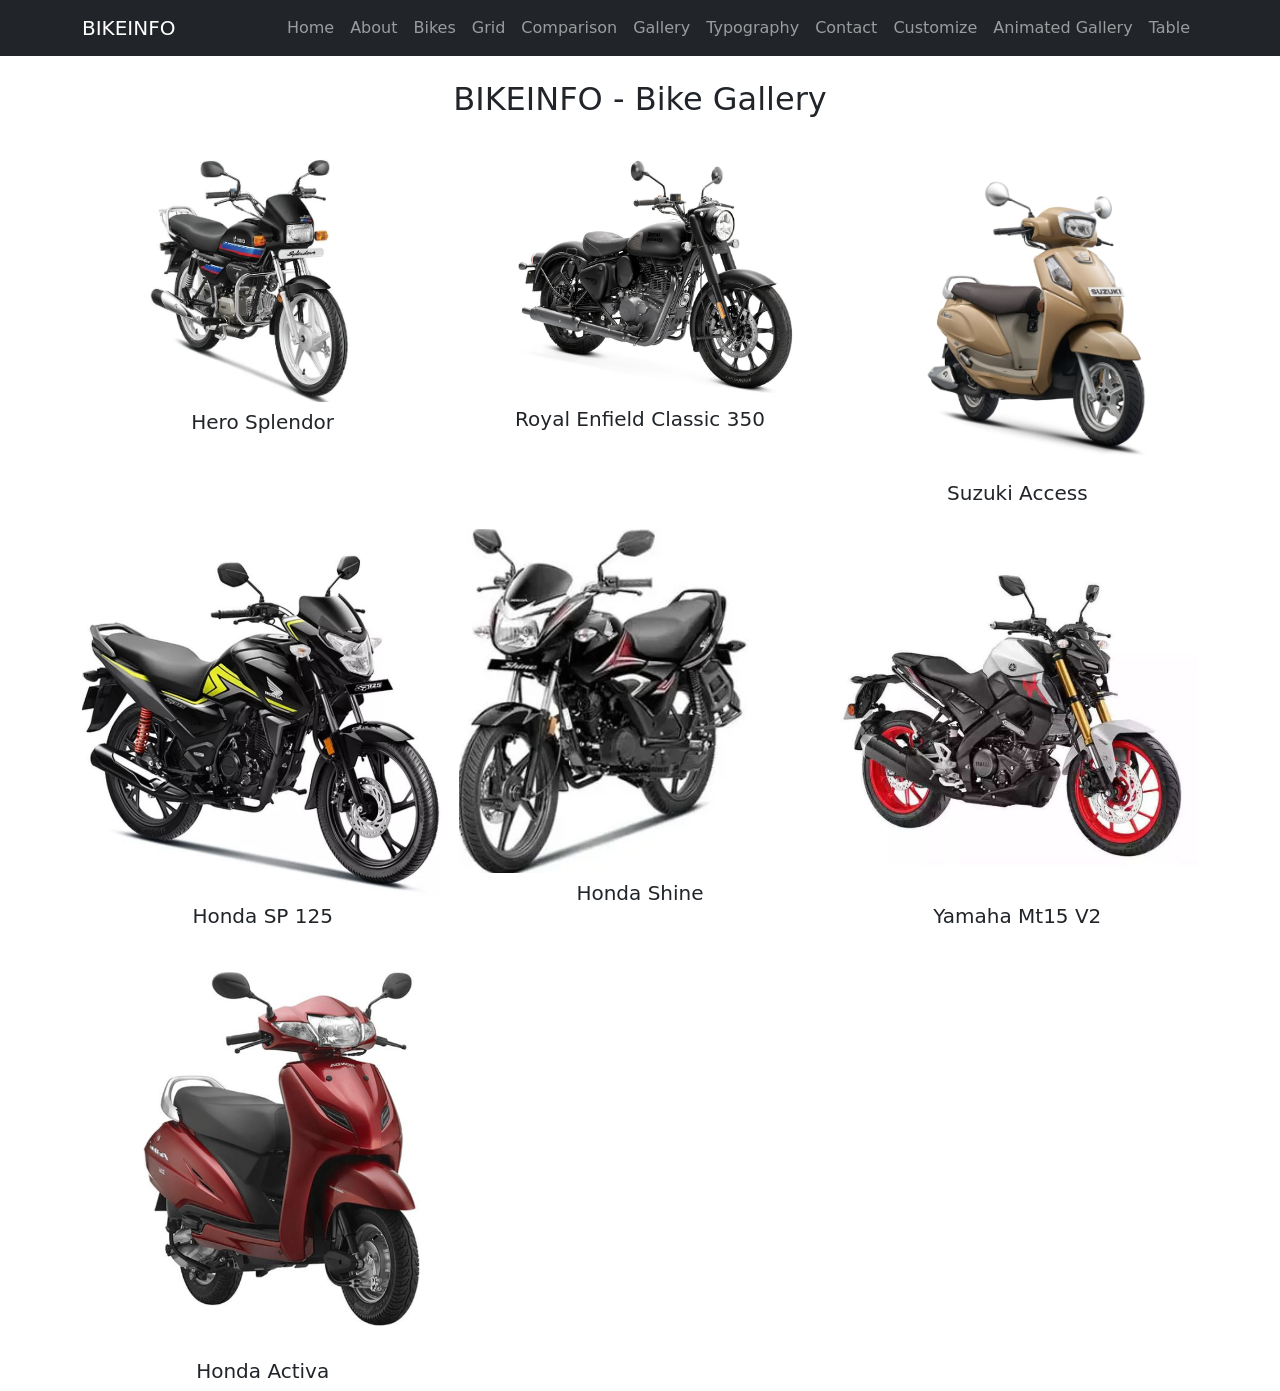
<file: gallery.html>
<!DOCTYPE html>
<html lang="en">
<head>
    <meta charset="UTF-8">
    <meta name="viewport" content="width=device-width, initial-scale=1">

    <title>BIKEINFO - Gallery</title>

    <link href="https://cdn.jsdelivr.net/npm/bootstrap@5.3.3/dist/css/bootstrap.min.css" rel="stylesheet">
</head>

<body>
    <nav class="navbar navbar-expand-lg navbar-dark bg-dark">
    <div class="container">

        <a class="navbar-brand" href="index.html">
            BIKEINFO
        </a>
        <button class="navbar-toggler" type="button"
        data-bs-toggle="collapse"
        data-bs-target="#bikeNavbar"
        aria-controls="bikeNavbar"
        aria-expanded="false"
        aria-label="Toggle navigation">

    <span class="navbar-toggler-icon"></span>

</button>

        <div class="collapse navbar-collapse"id="bikeNavbar">
            <div class="navbar-nav ms-auto">
        
            <a class="nav-link" href="index.html">Home</a>
            <a class="nav-link" href="about.html">About</a>
            <a class="nav-link" href="bikes.html">Bikes</a>
            <a class="nav-link" href="grid.html">Grid</a>
            <a class="nav-link" href="compare.html">Comparison</a>
            <a class="nav-link" href="gallery.html">Gallery</a>
            <a class="nav-link" href="typography.html">Typography</a>
            <a class="nav-link" href="contact.html">Contact</a>
            <a class="nav-link" href="customize.html">Customize</a>
            <a class="nav-link" href="animated-gallery.html">Animated Gallery</a>
             <a class="nav-link" href="timetable.html">Table</a>
      
        </div>

    </div>
</nav>

<div class="container mt-4">

    <h2 class="text-center mb-4">BIKEINFO - Bike Gallery</h2>

    <div class="row g-3">

        <div class="col-md-4">
            <img src="images/bike1.png" class="img-fluid rounded" alt="Bike 1">
            <h5 class="text-center mt-2">Hero Splendor</h5>
        </div>

        <div class="col-md-4">
            <img src="images/bike2.png" class="img-fluid rounded" alt="Bike 2">
            <h5 class="text-center mt-2">Royal Enfield Classic 350</h5>
        </div>

        <div class="col-md-4">
            <img src="images/bike4.png" class="img-fluid rounded" alt="Bike 3">
            <h5 class="text-center mt-2">Suzuki Access</h5>
        </div>
        <div class="col-md-4">
            <img src="images/bike5.png" class="img-fluid rounded" alt="Bike 3">
            <h5 class="text-center mt-2">Honda SP 125</h5>
        </div>
<div class="col-md-4">
            <img src="images/bike6.png" class="img-fluid rounded" alt="Bike 3">
            <h5 class="text-center mt-2">Honda Shine</h5>
        </div>
<div class="col-md-4">
            <img src="images/bike7.png" class="img-fluid rounded" alt="Bike 3">
            <h5 class="text-center mt-2">Yamaha Mt15 V2</h5>
        </div>
<div class="col-md-4">
            <img src="images/bike3.png" class="img-fluid rounded" alt="Bike 3">
            <h5 class="text-center mt-2">Honda Activa</h5>
        </div>


    </div>

</div>
 <script src="https://cdn.jsdelivr.net/npm/bootstrap@5.3.3/dist/js/bootstrap.bundle.min.js"></script>

</body>
</html>
</file>
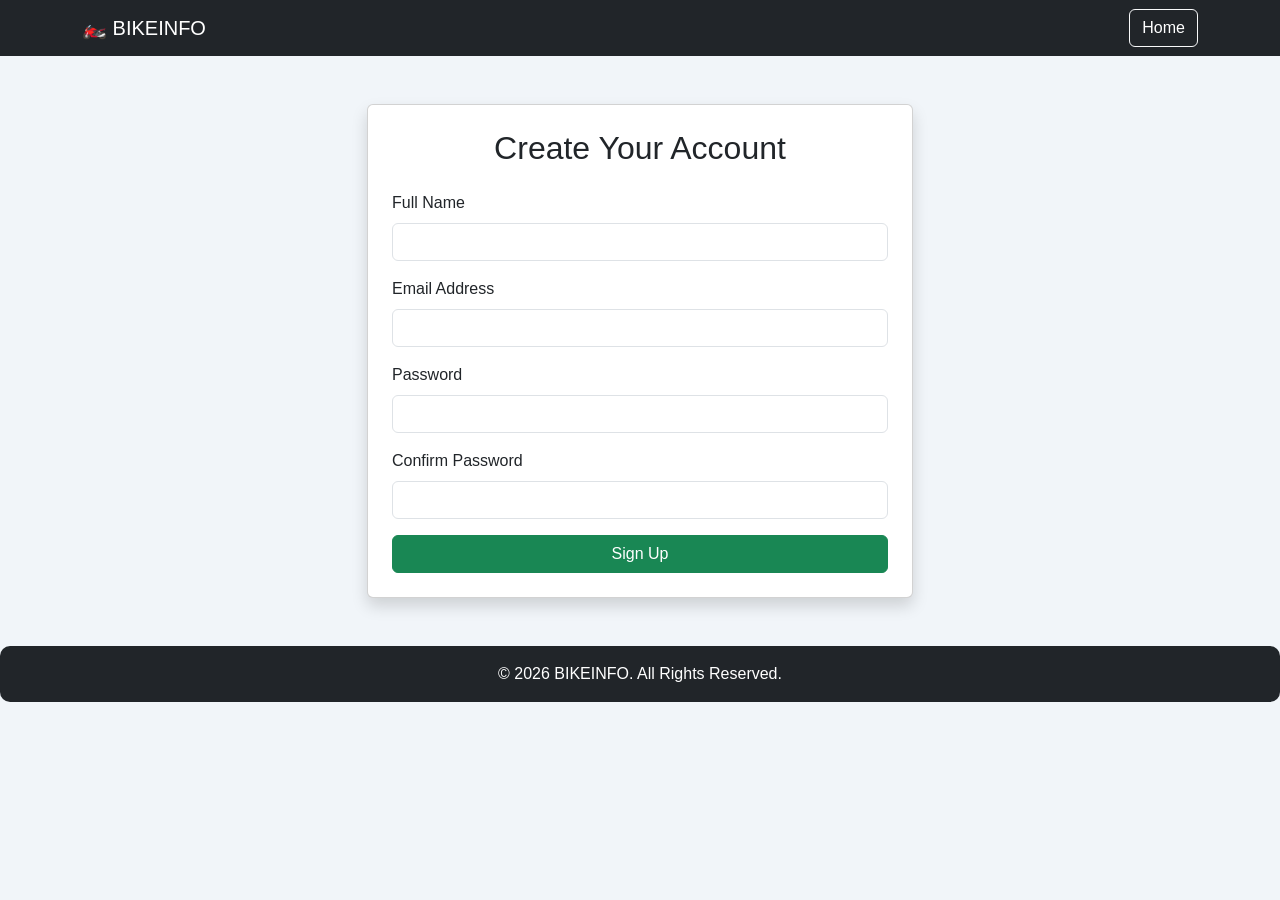
<file: registration.html>
<!DOCTYPE html>
<html lang="en">
<head>
    <meta charset="UTF-8">
    <meta name="viewport" content="width=device-width, initial-scale=1.0">
    <title>BIKEINFO - Sign Up</title>

    <link href="https://cdn.jsdelivr.net/npm/bootstrap@5.3.3/dist/css/bootstrap.min.css" rel="stylesheet">
    <link rel="stylesheet" href="css/style.css">
</head>

<body>

<nav class="navbar navbar-dark bg-dark">
    <div class="container">
        <a class="navbar-brand" href="index.html">🏍️ BIKEINFO</a>
        <a href="index.html" class="btn btn-outline-light">Home</a>
    </div>
</nav>

<div class="container my-5">
    <div class="row justify-content-center">
        <div class="col-md-6">

            <div class="card shadow p-4">
                <h2 class="text-center mb-4">Create Your Account</h2>

                <form onsubmit="registerUser(event)">

                    <div class="mb-3">
                        <label class="form-label">Full Name</label>
                        <input type="text" class="form-control" required>
                    </div>

                    <div class="mb-3">
                        <label class="form-label">Email Address</label>
                        <input type="email" class="form-control" required>
                    </div>

                    <div class="mb-3">
                        <label class="form-label">Password</label>
                        <input type="password" class="form-control" required minlength="6">
                    </div>

                    <div class="mb-3">
                        <label class="form-label">Confirm Password</label>
                        <input type="password" id="confirmPassword" class="form-control" required>
                    </div>

                    <button type="submit" class="btn btn-success w-100">
                        Sign Up
                    </button>

                </form>
            </div>

        </div>
    </div>
</div>

<footer class="bg-dark text-white text-center p-3">
    © 2026 BIKEINFO. All Rights Reserved.
</footer>

<script>
    
function registerUser(event) {
    event.preventDefault();

    const password = document.querySelector(
        'input[type="password"]'
    ).value;

    const confirmPassword =
        document.getElementById("confirmPassword").value;

    if (password !== confirmPassword) {
        alert("Passwords do not match!");
        return;
    }

    alert("Registration form submitted successfully!");
}
</script>

<script src="https://cdn.jsdelivr.net/npm/bootstrap@5.3.3/dist/js/bootstrap.bundle.min.js"></script>

</body>
</html>
</file>
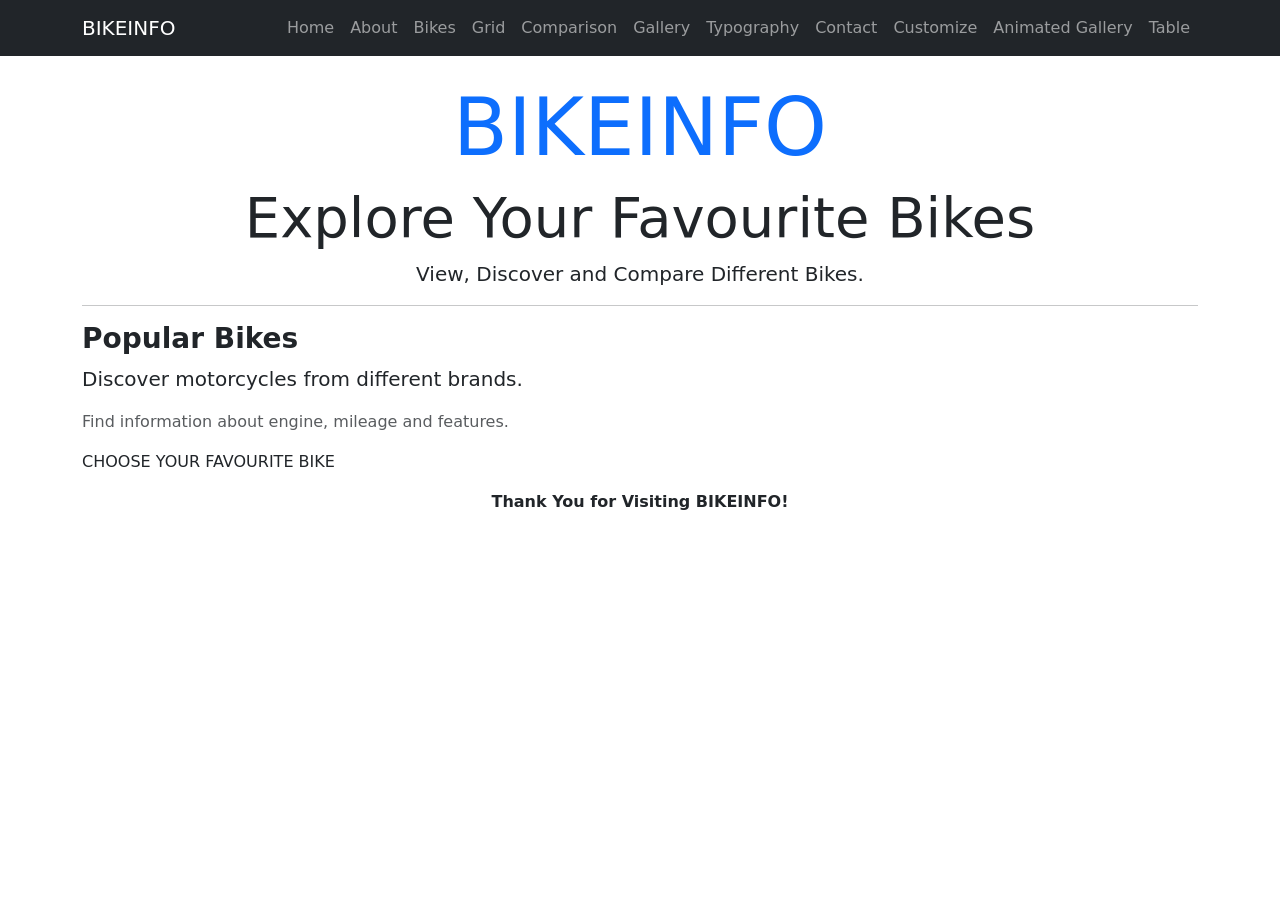
<file: typography.html>
<!DOCTYPE html>
<html lang="en">
<head>
    <meta charset="UTF-8">
    <meta name="viewport" content="width=device-width, initial-scale=1">

    <title>BIKEINFO - Typography</title>

    <link href="https://cdn.jsdelivr.net/npm/bootstrap@5.3.3/dist/css/bootstrap.min.css" rel="stylesheet">
</head>

<body>
    <nav class="navbar navbar-expand-lg navbar-dark bg-dark">
    <div class="container">

        <a class="navbar-brand" href="index.html">
            BIKEINFO
        </a>
        <button class="navbar-toggler" type="button"
        data-bs-toggle="collapse"
        data-bs-target="#bikeNavbar"
        aria-controls="bikeNavbar"
        aria-expanded="false"
        aria-label="Toggle navigation">

    <span class="navbar-toggler-icon"></span>

</button>

        <div class="collapse navbar-collapse"id="bikeNavbar">
            <div class="navbar-nav ms-auto">
        
            <a class="nav-link" href="index.html">Home</a>
            <a class="nav-link" href="about.html">About</a>
            <a class="nav-link" href="bikes.html">Bikes</a>
            <a class="nav-link" href="grid.html">Grid</a>
            <a class="nav-link" href="compare.html">Comparison</a>
            <a class="nav-link" href="gallery.html">Gallery</a>
            <a class="nav-link" href="typography.html">Typography</a>
            <a class="nav-link" href="contact.html">Contact</a>
            <a class="nav-link" href="customize.html">Customize</a>
            <a class="nav-link" href="animated-gallery.html">Animated Gallery</a>
             <a class="nav-link" href="timetable.html">Table</a>
          
        </div>

    </div>
</nav>

<div class="container mt-4">

    <h1 class="display-1 text-primary text-center">
        BIKEINFO
    </h1>

    <h2 class="display-4 text-center">
        Explore Your Favourite Bikes
    </h2>

    <p class="lead text-center">
        View, Discover and Compare Different Bikes.
    </p>

    <hr>

    <h3 class="fw-bold">Popular Bikes</h3>

    <p class="fs-5">
        Discover motorcycles from different brands.
    </p>

    <p class="text-muted">
        Find information about engine, mileage and features.
    </p>

    <p class="text-uppercase">
        Choose Your Favourite Bike
    </p>

    <p class="text-center fw-bold">
        Thank You for Visiting BIKEINFO!
    </p>

</div>
 <script src="https://cdn.jsdelivr.net/npm/bootstrap@5.3.3/dist/js/bootstrap.bundle.min.js"></script>

</body>
</html>
</file>
<file: css/style.css>
body {
  background-color: #f1f5f9;
  font-family: Arial, sans-serif;
}

h1 {
  color: #172554;
  text-align: center;
}

.navbar {
  background-color: #172554;
}
.navbar a {
  color: white;
}

.btn-primary {
  background-color: #172554;
  border: none;
  border-radius: 10px;
  padding: 12px;
}
.btn-primary:hover {
  background-color: #f59e0b;
}

footer {
  background-color: #172554;
  color: white;
  text-align: center;
  border-radius: 10px;
  padding: 12px;
  /* Common Page Fade Transition */

body {
    opacity: 0;
    transition: opacity 0.5s ease-in-out;
}

body.page-loaded {
    opacity: 1;
}

body.page-exit {
    opacity: 0;
}
}
/* Pages Dropdown Text Visibility */
.dropdown-menu .dropdown-item {
    color: #212529 !important;
    background-color: white;
}

.dropdown-menu .dropdown-item:hover {
    color: #000 !important;
    background-color: #e9ecef;
}
</file>
